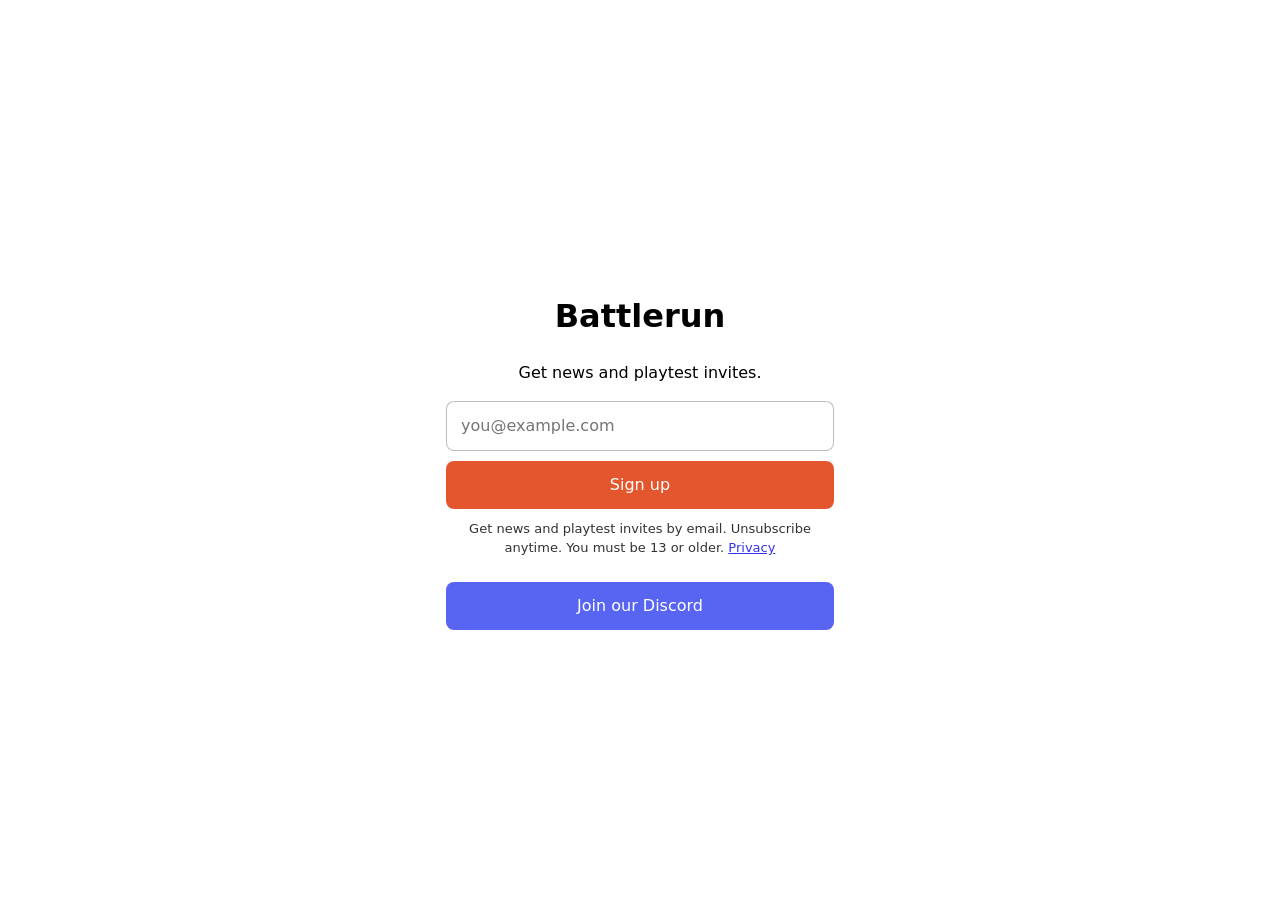
<file: index.html>
<!doctype html>
<html lang="en">
<head>
  <meta charset="utf-8">
  <meta name="viewport" content="width=device-width, initial-scale=1">
  <title>Battlerun</title>
  <meta name="description" content="Get Battlerun news and playtest invites.">
  <link rel="stylesheet" href="style.css">
</head>
<body>
  <main>
    <h1>Battlerun</h1>
    <p>Get news and playtest invites.</p>

    <form id="signup" novalidate>
      <label for="email" class="visually-hidden">Email address</label>
      <input id="email" name="email" type="email" inputmode="email" autocomplete="email"
             placeholder="you@example.com" required maxlength="254">
      <!-- Honeypot: hidden from humans and screen readers -->
      <div class="hp" aria-hidden="true">
        <label for="website">Website</label>
        <input id="website" name="website" type="text" tabindex="-1" autocomplete="off">
      </div>
      <input type="hidden" name="source">
      <button type="submit">Sign up</button>
      <!-- Must match CONSENT_TEXT in apps-script/Code.gs word for word -->
      <p class="consent">Get news and playtest invites by email. Unsubscribe anytime.
        You must be 13 or older. <a href="privacy.html">Privacy</a></p>
    </form>
    <p id="status" role="status" aria-live="polite"></p>

    <section id="success" hidden>
      <h2 id="success-title" tabindex="-1"></h2>
      <p id="success-message"></p>
      <button type="button" id="retry" class="link-button">Wrong email? Fix it</button>
    </section>

    <a id="discord" class="discord" href="#" hidden rel="noopener">Join our Discord</a>
  </main>
  <script src="config.js"></script>
  <script src="main.js"></script>
</body>
</html>
</file>
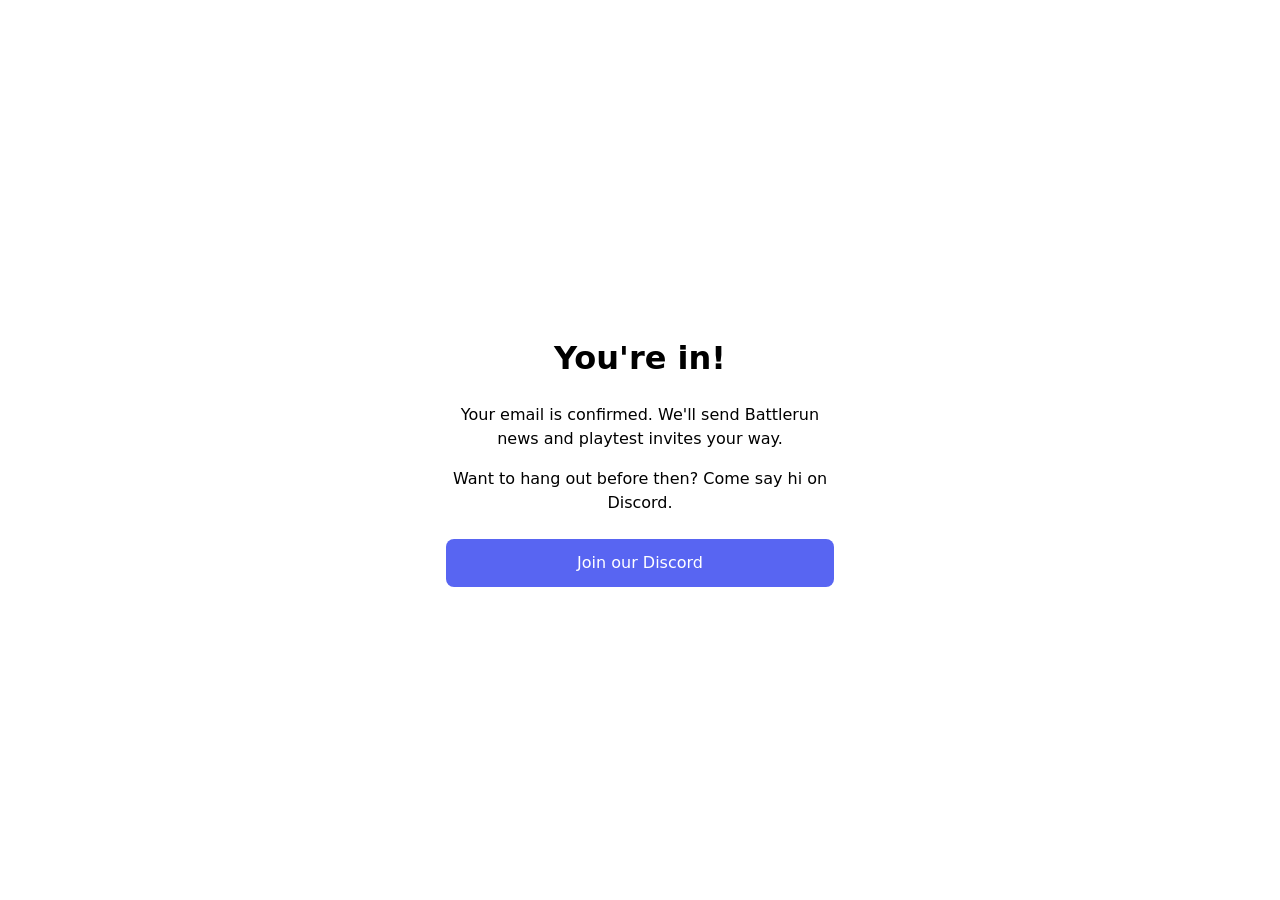
<file: confirmed.html>
<!doctype html>
<html lang="en">
<head>
  <meta charset="utf-8">
  <meta name="viewport" content="width=device-width, initial-scale=1">
  <title>Battlerun · You're in</title>
  <meta name="description" content="Your Battlerun newsletter signup is confirmed.">
  <meta name="robots" content="noindex">
  <link rel="stylesheet" href="style.css">
</head>
<body>
  <main>
    <h1>You're in!</h1>
    <p>Your email is confirmed. We'll send Battlerun news and playtest invites your way.</p>
    <p>Want to hang out before then? Come say hi on Discord.</p>

    <a id="discord" class="discord" href="#" hidden rel="noopener">Join our Discord</a>
  </main>
  <script src="config.js"></script>
  <script src="main.js"></script>
</body>
</html>
</file>
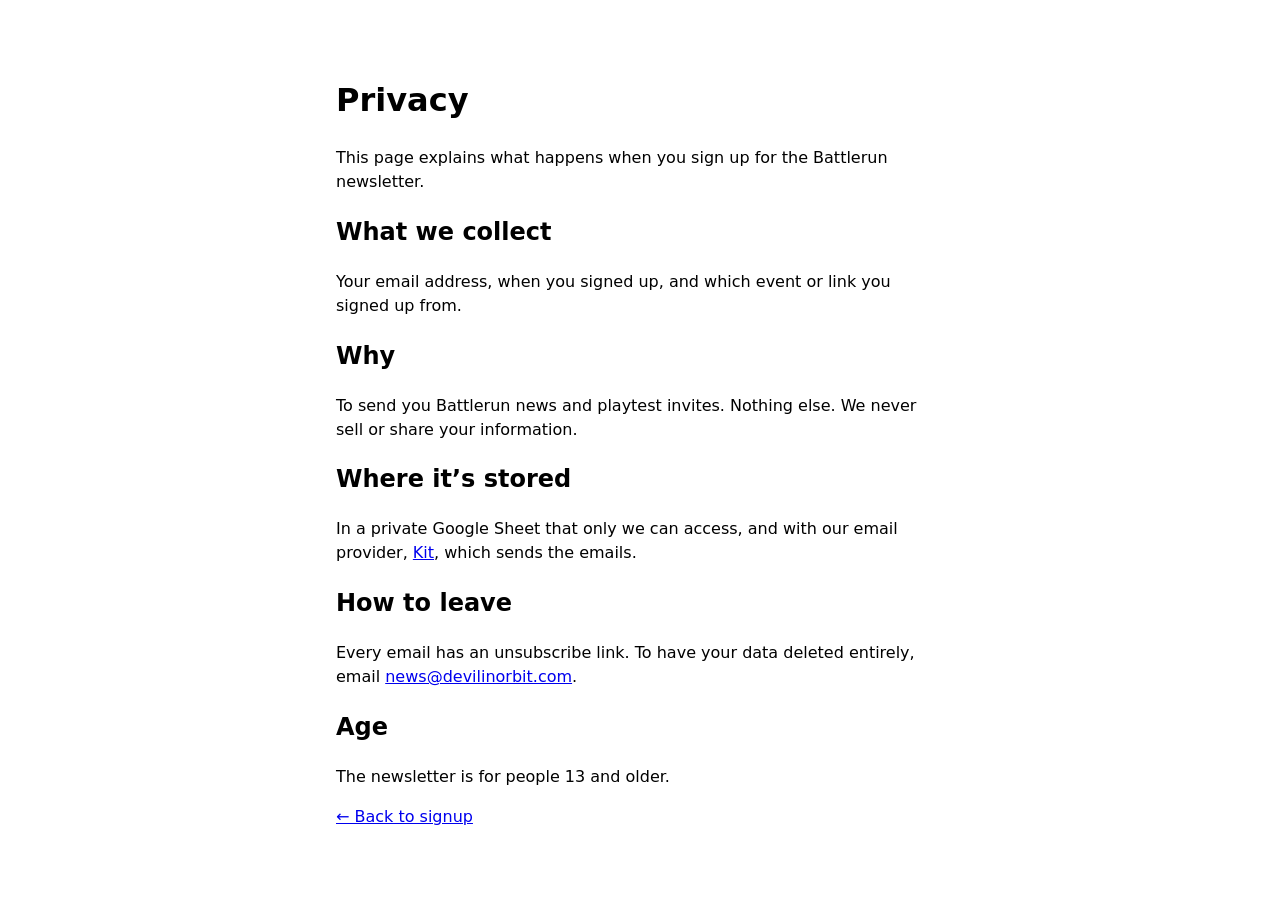
<file: privacy.html>
<!doctype html>
<html lang="en">
<head>
  <meta charset="utf-8">
  <meta name="viewport" content="width=device-width, initial-scale=1">
  <title>Battlerun · Privacy</title>
  <meta name="description" content="How Battlerun handles newsletter signups.">
  <link rel="stylesheet" href="style.css">
</head>
<body>
  <main class="doc">
    <h1>Privacy</h1>
    <p>This page explains what happens when you sign up for the Battlerun newsletter.</p>

    <h2>What we collect</h2>
    <p>Your email address, when you signed up, and which event or link you signed up from.</p>

    <h2>Why</h2>
    <p>To send you Battlerun news and playtest invites. Nothing else. We never sell or share your information.</p>

    <h2>Where it’s stored</h2>
    <p>In a private Google Sheet that only we can access, and with our email provider,
      <a href="https://kit.com/privacy">Kit</a>, which sends the emails.</p>

    <h2>How to leave</h2>
    <p>Every email has an unsubscribe link. To have your data deleted entirely, email
      <a href="mailto:news@devilinorbit.com">news@devilinorbit.com</a>.</p>

    <h2>Age</h2>
    <p>The newsletter is for people 13 and older.</p>

    <p><a href="./">← Back to signup</a></p>
  </main>
</body>
</html>
</file>
<file: style.css>
:root { color-scheme: light dark; --accent: #e4572e; }
* { box-sizing: border-box; }
body { margin: 0; font: 16px/1.5 system-ui, sans-serif; display: grid; min-height: 100vh; place-items: center; }
main { width: 100%; max-width: 420px; padding: 24px 16px; text-align: center; }
main.doc { max-width: 640px; text-align: left; }
form { display: grid; gap: 10px; }
input[type=email], button, .discord { font: inherit; padding: 12px 14px; border-radius: 8px; width: 100%; }
input[type=email] { border: 1px solid #8888; }
button, .discord { border: 0; background: var(--accent); color: #fff; cursor: pointer; text-decoration: none; display: block; }
button:disabled { opacity: .6; }
.discord { margin-top: 24px; background: #5865f2; }
.consent { font-size: 13px; opacity: .8; margin: 0; }
#success h2 { font-size: 22px; margin: 0 0 8px; }
#success h2:focus { outline: none; }
#success p { margin: 0 0 12px; }
.link-button { background: none; color: inherit; text-decoration: underline; padding: 4px; width: auto; display: inline; font-size: 14px; opacity: .8; }
.hp { position: absolute; left: -10000px; width: 1px; height: 1px; overflow: hidden; }
.visually-hidden { position: absolute; width: 1px; height: 1px; overflow: hidden; clip: rect(0 0 0 0); }
[hidden] { display: none !important; }
</file>
